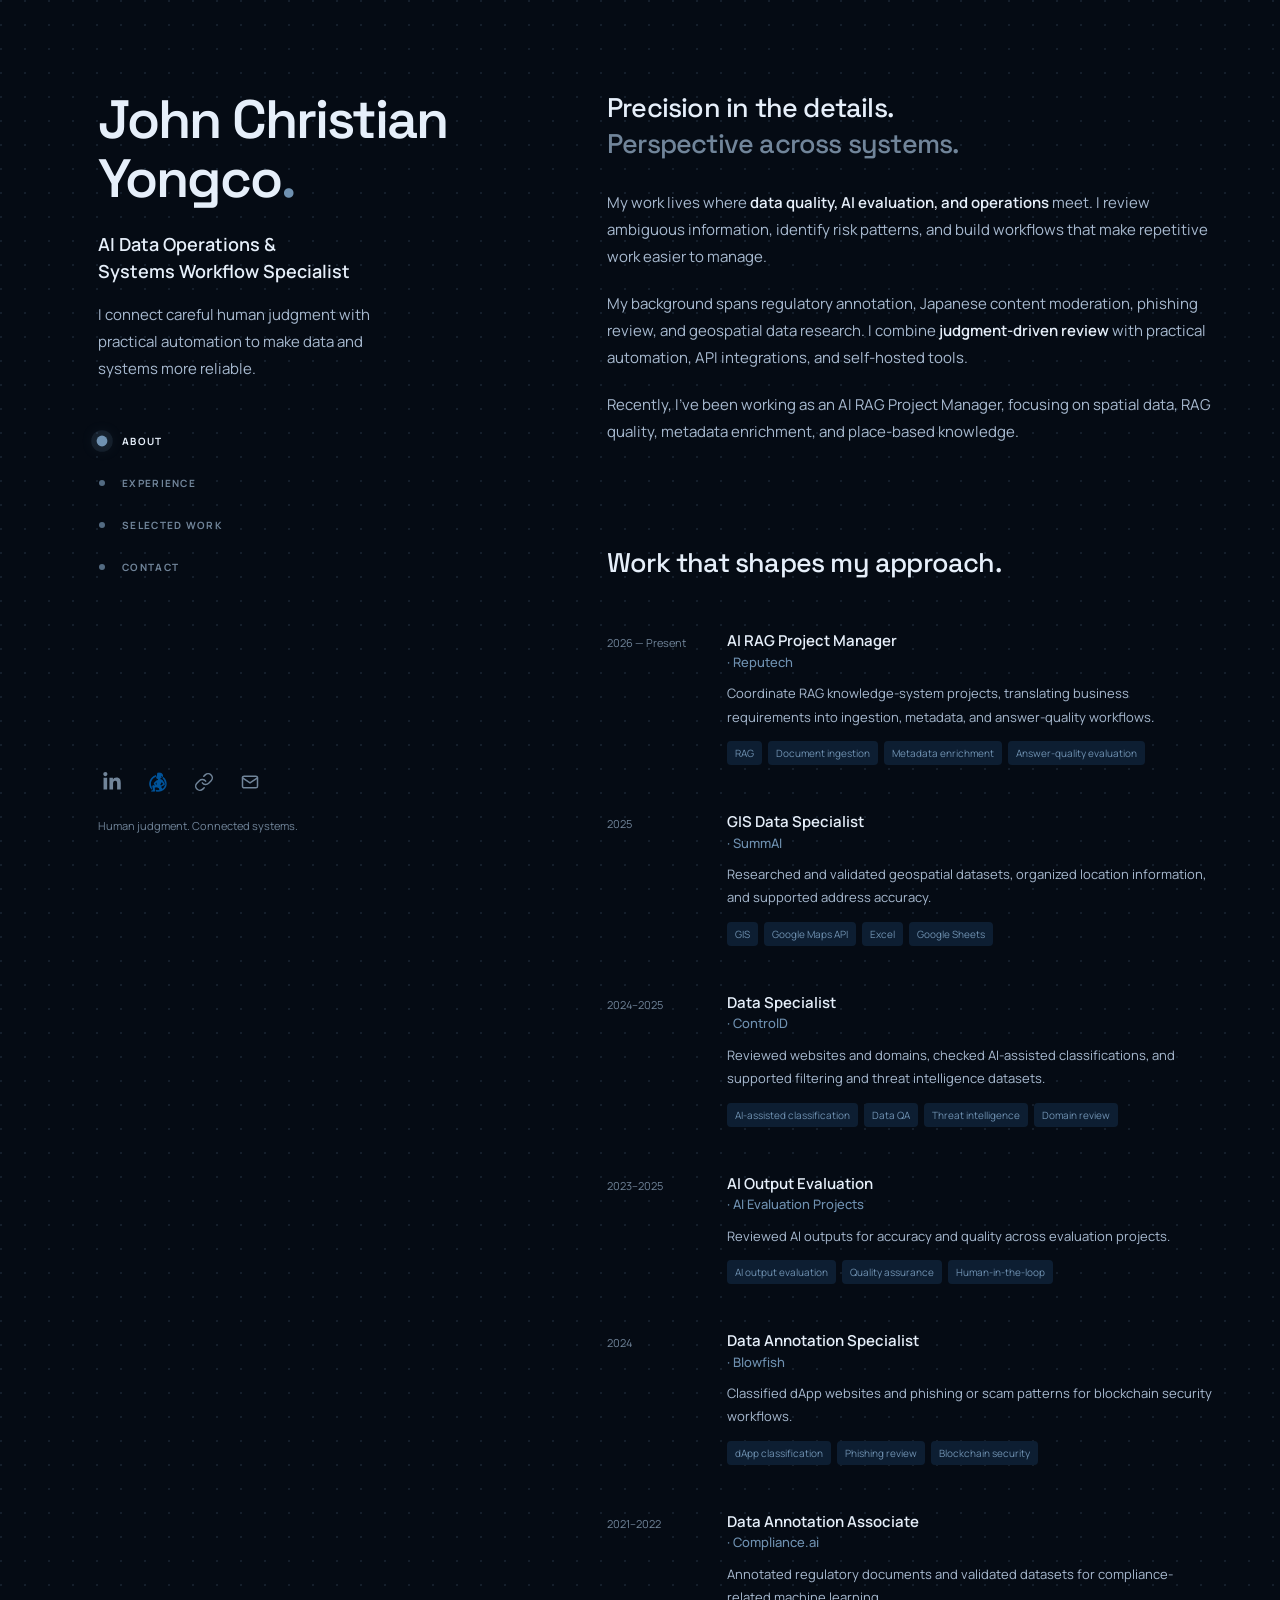
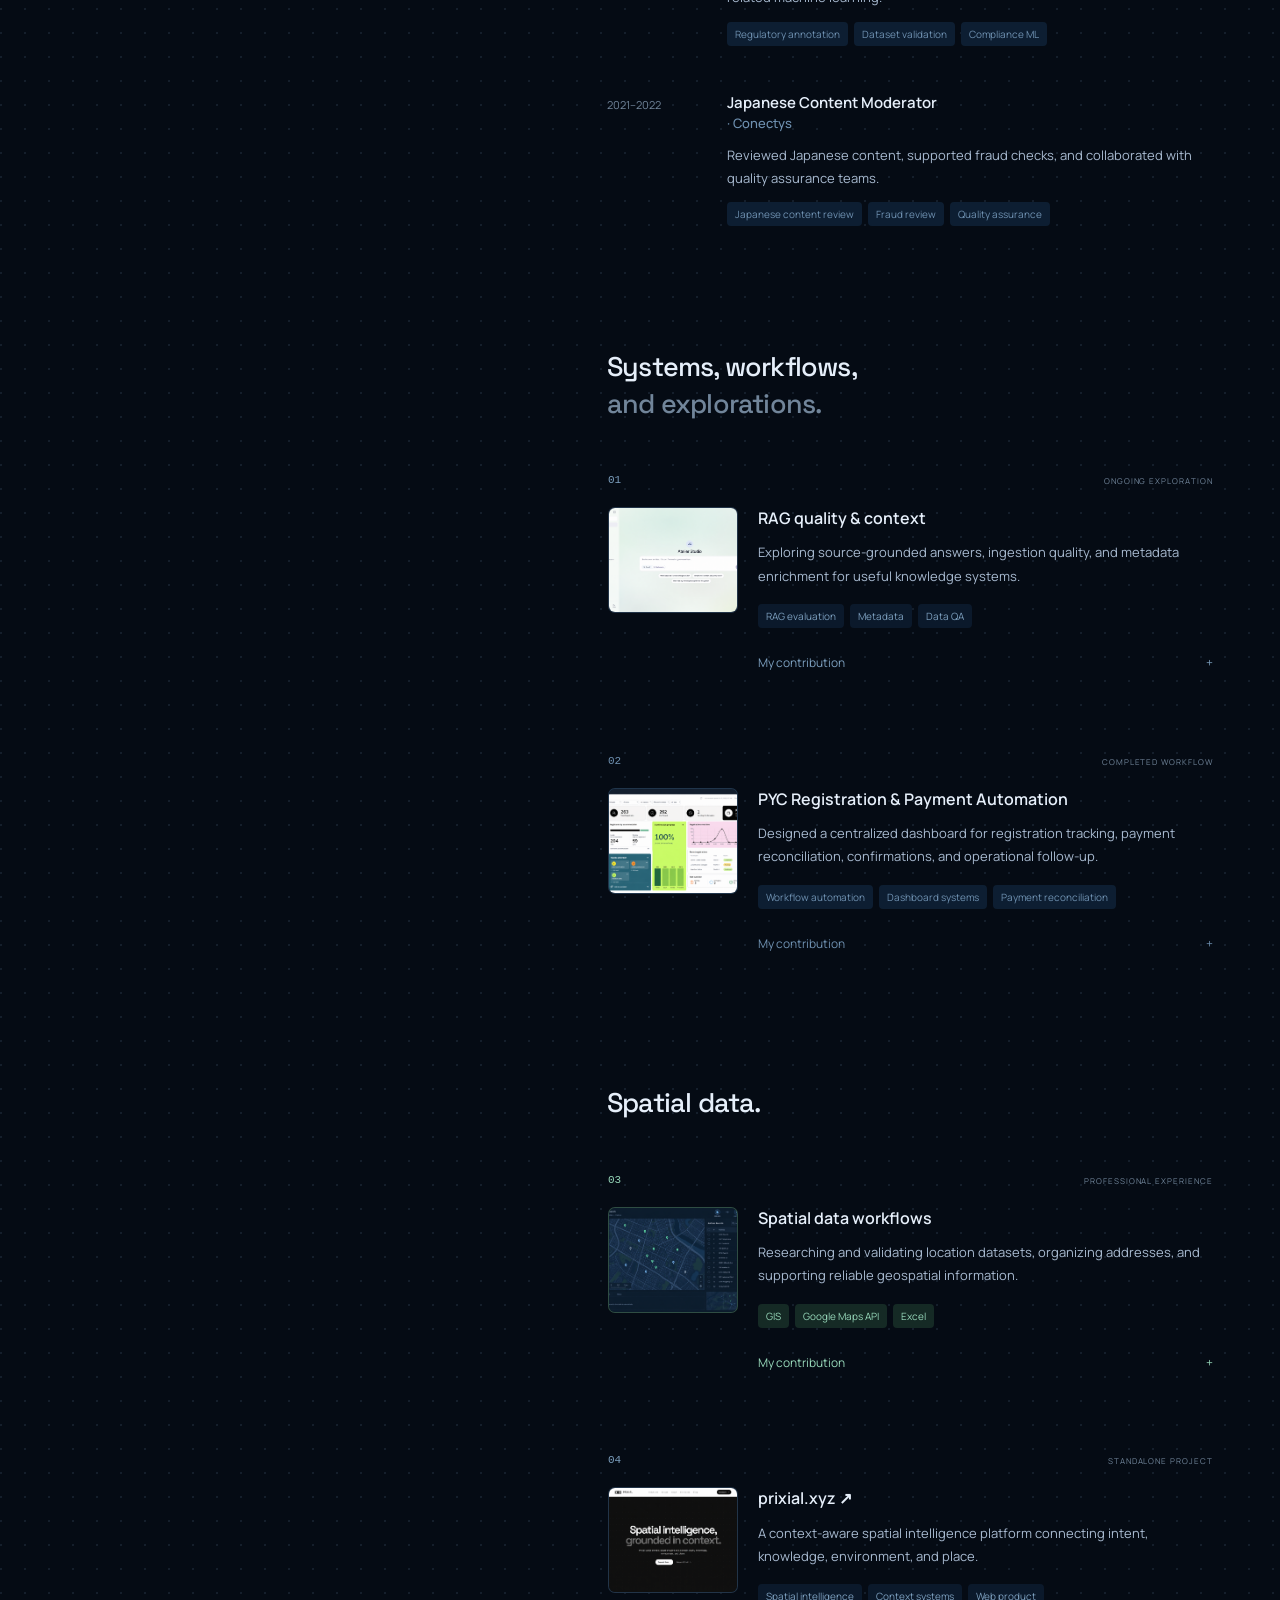
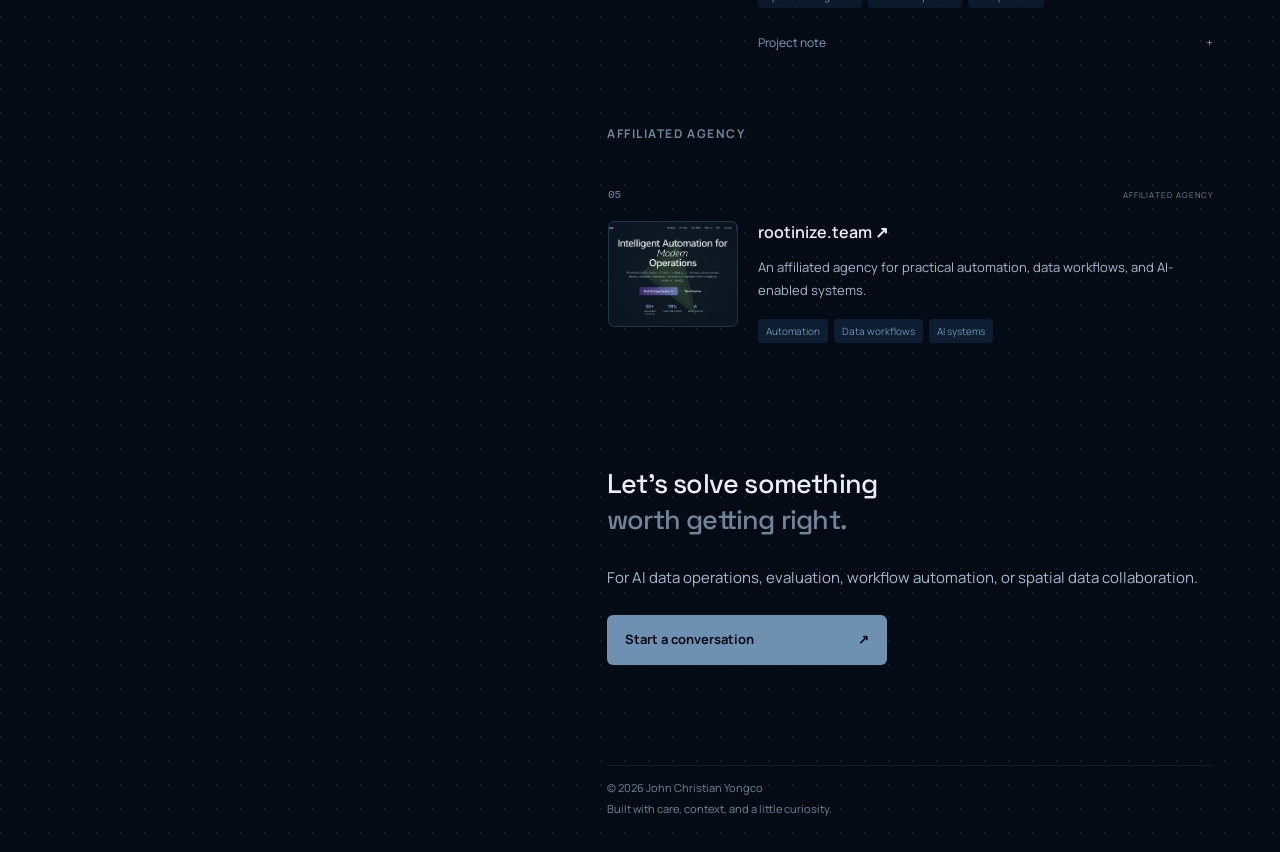
<file: index.html>
<!doctype html><html lang="en"><head><meta charset="utf-8"><meta name="viewport" content="width=device-width,initial-scale=1"><title>John Christian Yongco | AI Data Operations & Automation</title><meta name="description" content="John Christian Yongco: AI data operations, workflow automation, human-in-the-loop evaluation, and spatial data research. Based in Cebu, Philippines."><meta name="theme-color" content="#050B14"><meta property="og:title" content="John Christian Yongco | Portfolio"><meta property="og:description" content="Careful judgment. Useful automation. Reliable data."><link rel="preconnect" href="https://fonts.googleapis.com"><link rel="stylesheet" href="https://fonts.googleapis.com/css2?family=Manrope:wght@400;500;600;700&family=Space+Grotesk:wght@400;500;600;700&display=swap"><link rel="icon" href="favicon.svg" type="image/svg+xml"><link rel="stylesheet" href="style.css"></head><body><a class="skip" href="#main">Skip to content</a><div class="ambient" aria-hidden="true"></div><div class="layout"><header class="identity"><div><a href="#about" class="name">John Christian<br>Yongco<span>.</span></a><h1>AI Data Operations &<br>Systems Workflow Specialist</h1><p class="intro">I connect careful human judgment with practical automation to make data and systems more reliable.</p><nav aria-label="Portfolio sections"><a href="#about" class="active"><i></i>About</a><a href="#experience"><i></i>Experience</a><a href="#projects"><i></i>Selected work</a><a href="#contact"><i></i>Contact</a></nav></div><div class="identity-bottom"><div class="social"><a href="https://www.linkedin.com/in/jcyongco/" target="_blank" rel="noopener noreferrer" aria-label="LinkedIn" title="LinkedIn"><svg class="brand-icon linkedin-icon" viewBox="0 0 448 512" aria-hidden="true"><path d="M100.28 448H7.4V148.9h92.88V448zM53.79 108.1C24.09 108.1 0 83.5 0 53.8a53.79 53.79 0 0 1 107.58 0c0 29.7-24.1 54.3-53.79 54.3zM447.9 448h-92.68V302.4c0-34.7-.7-79.2-48.29-79.2-48.29 0-55.69 37.7-55.69 76.7V448h-92.78V148.9h89.08v40.8h1.3c12.4-23.5 42.69-48.3 87.88-48.3 94 0 111.28 61.9 111.28 142.3V448z"/></svg></a><a href="https://v2.onlinejobs.ph/jobseekers/info/706269" target="_blank" rel="noopener noreferrer" aria-label="OnlineJobs.ph profile" title="OnlineJobs.ph"><img class="onlinejobs-logo" src="Images/onlinejobs-logo-exact.png" alt="OnlineJobs.ph logo"></a><a href="https://www.stackinfolio.dev/jcyoncs" target="_blank" rel="noopener noreferrer" aria-label="Stackinfolio" title="Stackinfolio"><svg class="link-icon" viewBox="0 0 24 24" aria-hidden="true" fill="none" stroke="currentColor" stroke-width="1.8" stroke-linecap="round" stroke-linejoin="round"><path d="M10 13a5 5 0 0 0 7.54.54l3-3a5 5 0 0 0-7.07-7.07l-1.72 1.71"/><path d="M14 11a5 5 0 0 0-7.54-.54l-3 3a5 5 0 0 0 7.07 7.07l1.71-1.71"/></svg></a><a href="mailto:johnc.yongco@gmail.com" aria-label="Email" title="Email"><svg class="contact-icon" viewBox="0 0 24 24" aria-hidden="true" fill="none" stroke="currentColor" stroke-width="1.8" stroke-linecap="round" stroke-linejoin="round"><path d="M3 7a2 2 0 0 1 2-2h14a2 2 0 0 1 2 2v10a2 2 0 0 1-2 2H5a2 2 0 0 1-2-2V7Z"/><path d="m3 7 9 6 9-6"/></svg></a></div><p>Human judgment. Connected systems.</p></div></header><main id="main"><section id="about"><h2>Precision in the details.<br><span>Perspective across systems.</span></h2><p>My work lives where <strong>data quality, AI evaluation, and operations</strong> meet. I review ambiguous information, identify risk patterns, and build workflows that make repetitive work easier to manage.</p><p>My background spans regulatory annotation, Japanese content moderation, phishing review, and geospatial data research. I combine <strong>judgment-driven review</strong> with practical automation, API integrations, and self-hosted tools.</p><p>Recently, I’ve been working as an AI RAG Project Manager, focusing on spatial data, RAG quality, metadata enrichment, and place-based knowledge.</p></section><section class="section" id="experience"><h2>Work that shapes my approach.</h2><article class="experience-row"><span class="date">2026 — Present</span><div><h3>AI RAG Project Manager <span>· Reputech</span></h3><p>Coordinate RAG knowledge-system projects, translating business requirements into ingestion, metadata, and answer-quality workflows.</p><div class="experience-tags"><span>RAG</span><span>Document ingestion</span><span>Metadata enrichment</span><span>Answer-quality evaluation</span></div></div></article><article class="experience-row"><span class="date">2025</span><div><h3>GIS Data Specialist <span>· SummAI</span></h3><p>Researched and validated geospatial datasets, organized location information, and supported address accuracy.</p><div class="experience-tags"><span>GIS</span><span>Google Maps API</span><span>Excel</span><span>Google Sheets</span></div></div></article><article class="experience-row"><span class="date">2024–2025</span><div><h3>Data Specialist <span>· ControlD</span></h3><p>Reviewed websites and domains, checked AI-assisted classifications, and supported filtering and threat intelligence datasets.</p><div class="experience-tags"><span>AI-assisted classification</span><span>Data QA</span><span>Threat intelligence</span><span>Domain review</span></div></div></article><article class="experience-row"><span class="date">2023–2025</span><div><h3>AI Output Evaluation <span>· AI Evaluation Projects</span></h3><p>Reviewed AI outputs for accuracy and quality across evaluation projects.</p><div class="experience-tags"><span>AI output evaluation</span><span>Quality assurance</span><span>Human-in-the-loop</span></div></div></article><article class="experience-row"><span class="date">2024</span><div><h3>Data Annotation Specialist <span>· Blowfish</span></h3><p>Classified dApp websites and phishing or scam patterns for blockchain security workflows.</p><div class="experience-tags"><span>dApp classification</span><span>Phishing review</span><span>Blockchain security</span></div></div></article><article class="experience-row"><span class="date">2021–2022</span><div><h3>Data Annotation Associate <span>· Compliance.ai</span></h3><p>Annotated regulatory documents and validated datasets for compliance-related machine learning.</p><div class="experience-tags"><span>Regulatory annotation</span><span>Dataset validation</span><span>Compliance ML</span></div></div></article><article class="experience-row"><span class="date">2021–2022</span><div><h3>Japanese Content Moderator <span>· Conectys</span></h3><p>Reviewed Japanese content, supported fraud checks, and collaborated with quality assurance teams.</p><div class="experience-tags"><span>Japanese content review</span><span>Fraud review</span><span>Quality assurance</span></div></div></article></section><section id="projects"><h2>Systems, workflows,<br><span>and explorations.</span></h2><article class="project ink"><div class="project-top"><span class="project-number">01</span><span class="status">ONGOING EXPLORATION</span></div><div class="project-body"><div class="thumbnail image-thumbnail"><img src="Images/rag-quality-cover.png" alt="JC Personal RAG chat interface"></div><div><h3>RAG quality & context</h3><p>Exploring source-grounded answers, ingestion quality, and metadata enrichment for useful knowledge systems.</p><div class="project-tags"><span>RAG evaluation</span><span>Metadata</span><span>Data QA</span></div><details><summary>My contribution <span>+</span></summary><p>Working on evaluation criteria and understanding how ingestion and metadata affect answer quality. This is an exploration rather than a finished product.</p></details></div></div></article><article class="project sky"><div class="project-top"><span class="project-number">02</span><span class="status">COMPLETED WORKFLOW</span></div><div class="project-body"><div class="thumbnail image-thumbnail"><img src="Images/pyc-dashboard-cover.png" alt="PYC registration and payment dashboard"></div><div><h3>PYC Registration &amp; Payment Automation</h3><p>Designed a centralized dashboard for registration tracking, payment reconciliation, confirmations, and operational follow-up.</p><div class="project-tags"><span>Workflow automation</span><span>Dashboard systems</span><span>Payment reconciliation</span></div><details><summary>My contribution <span>+</span></summary><p>Built and organized a practical operations view for monitoring registrants, confirmations, payments, references, and follow-up tasks.</p></details></div></div></article></section><section class="section" id="spatial-work"><h2>Spatial data.</h2><article class="project forest"><div class="project-top"><span class="project-number">03</span><span class="status">PROFESSIONAL EXPERIENCE</span></div><div class="project-body"><div class="thumbnail image-thumbnail"><img src="Images/spatial-workflows-cover.png" alt="Spatial data workbench with map and address validation records"></div><div><h3>Spatial data workflows</h3><p>Researching and validating location datasets, organizing addresses, and supporting reliable geospatial information.</p><div class="project-tags"><span>GIS</span><span>Google Maps API</span><span>Excel</span></div><details><summary>My contribution <span>+</span></summary><p>Researched and validated mapping data, processed address information, and used spreadsheets and mapping tools to organize datasets.</p></details></div></div></article><article class="project ink"><div class="project-top"><span class="project-number">04</span><span class="status">STANDALONE PROJECT</span></div><div class="project-body"><div class="thumbnail image-thumbnail"><img src="Images/spatial-data-cover.png" alt="Prixial spatial intelligence homepage"></div><div><h3><a class="project-title-link" href="https://prixial.xyz" target="_blank" rel="noopener noreferrer">prixial.xyz ↗</a></h3><p>A context-aware spatial intelligence platform connecting intent, knowledge, environment, and place.</p><div class="project-tags"><span>Spatial intelligence</span><span>Context systems</span><span>Web product</span></div><details><summary>Project note <span>+</span></summary><p>Shown as a standalone spatial data project, separate from the selected work above.</p></details></div></div></article><h3 class="subsection-heading">Affiliated agency</h3><article class="project sky"><div class="project-top"><span class="project-number">05</span><span class="status">AFFILIATED AGENCY</span></div><div class="project-body"><div class="thumbnail image-thumbnail"><img src="Images/rootinize-cover.png" alt="Rootinize intelligent automation website"></div><div><h3><a class="project-title-link" href="https://rootinize.team" target="_blank" rel="noopener noreferrer">rootinize.team ↗</a></h3><p>An affiliated agency for practical automation, data workflows, and AI-enabled systems.</p><div class="project-tags"><span>Automation</span><span>Data workflows</span><span>AI systems</span></div></div></div></article></section><section id="contact"><h2>Let’s solve something<br><span>worth getting right.</span></h2><p>For AI data operations, evaluation, workflow automation, or spatial data collaboration.</p><a class="contact-button" href="mailto:johnc.yongco@gmail.com">Start a conversation <span>↗</span></a></section><footer>© 2026 John Christian Yongco<br><span>Built with care, context, and a little curiosity.</span></footer></main></div><script src="script.js"></script></body></html>
</file>
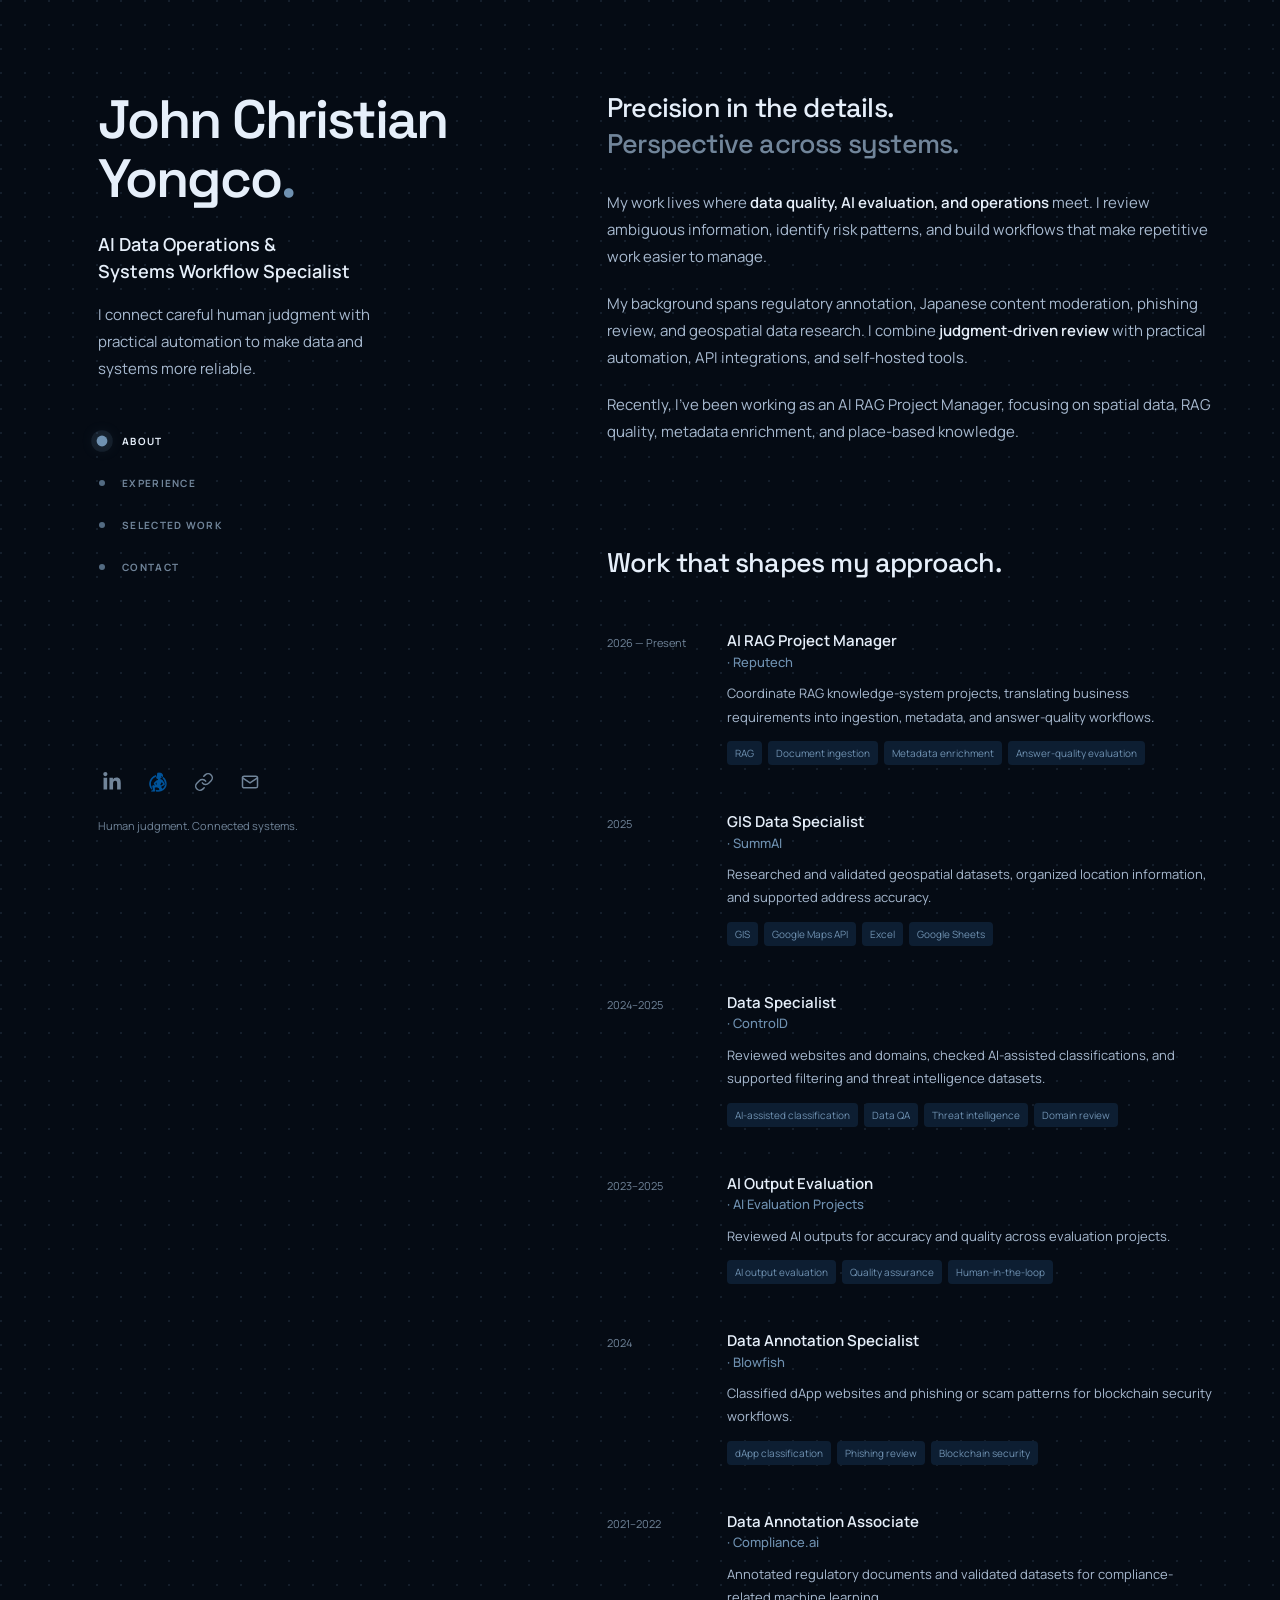
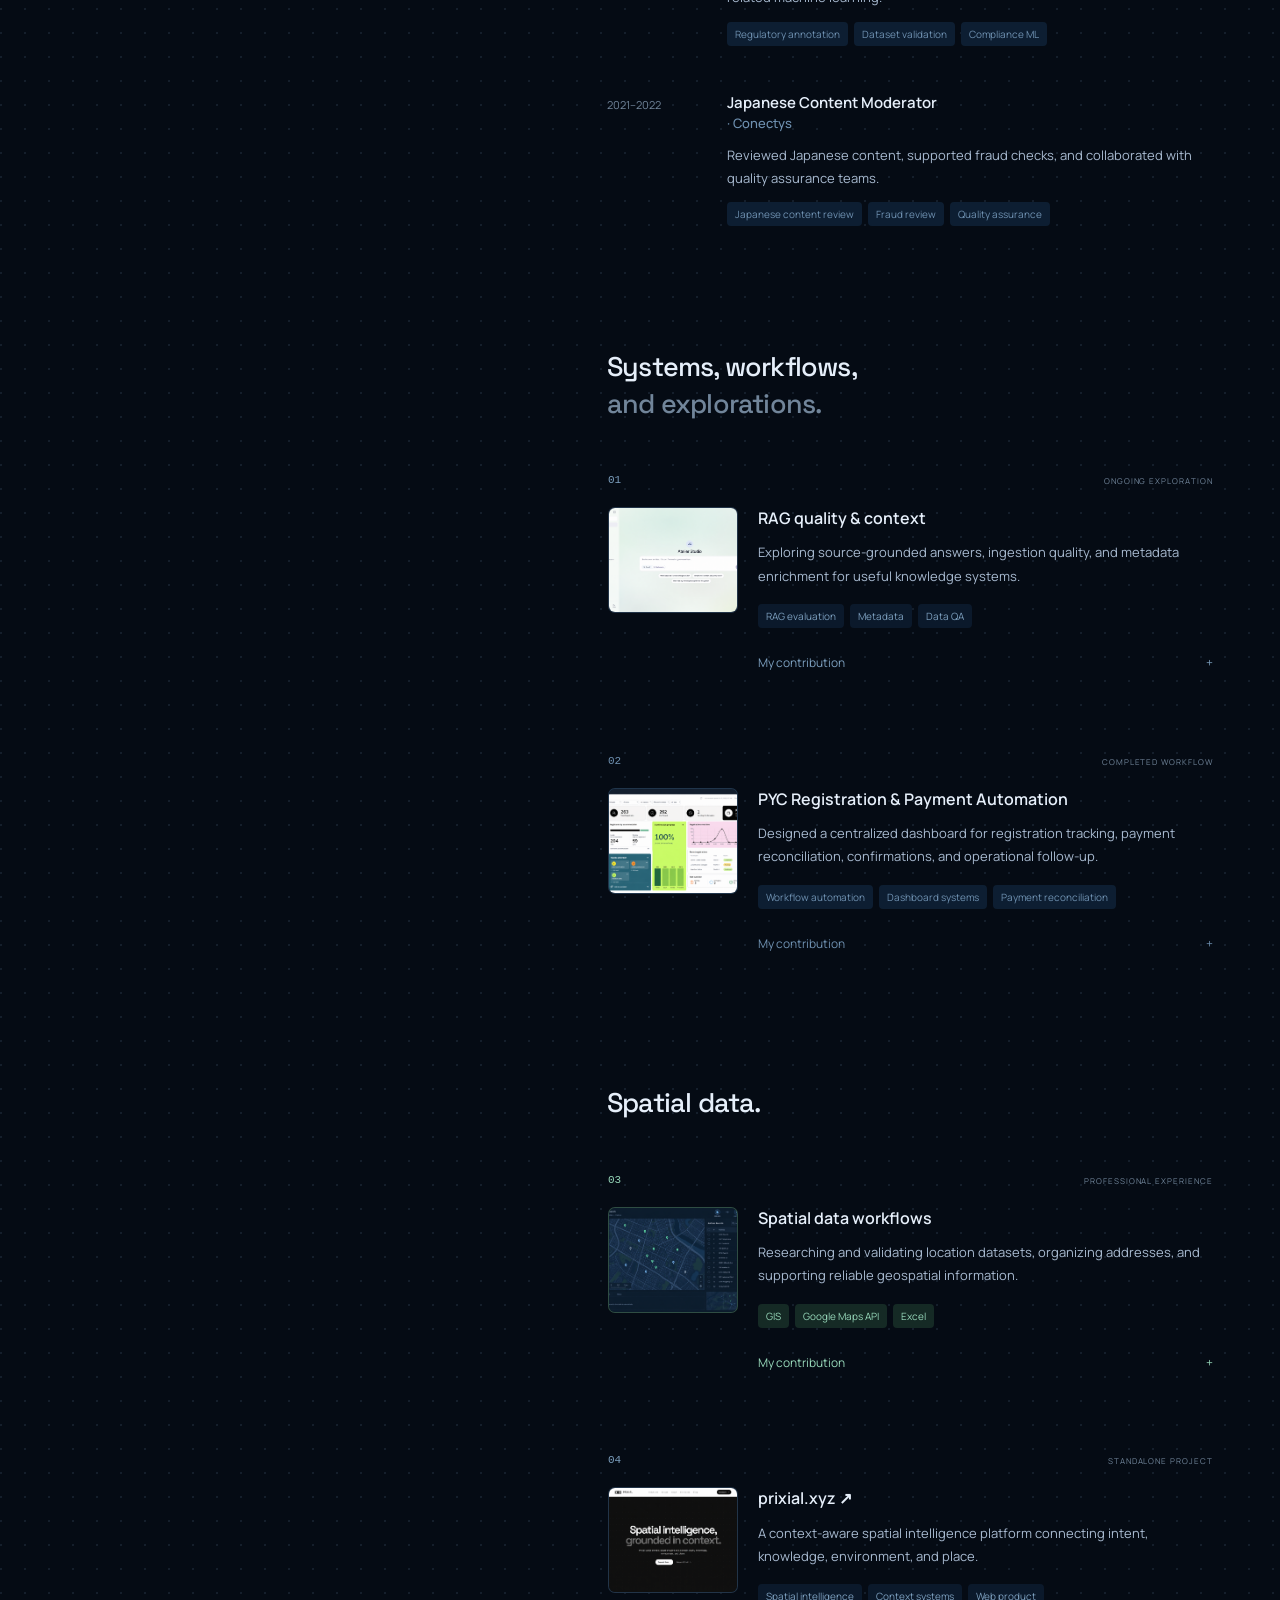
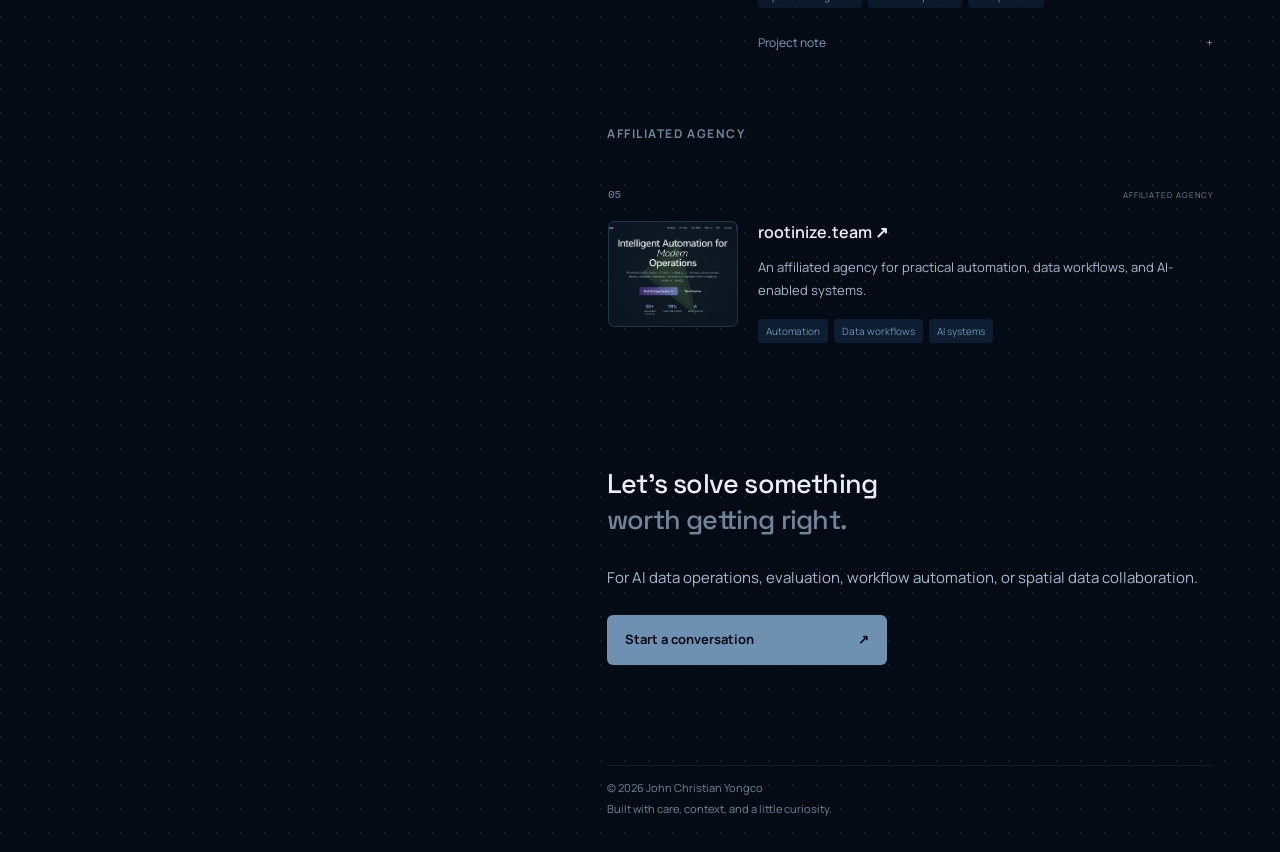
<file: portal-website/index.html>
<!doctype html><html lang="en"><head><meta charset="utf-8"><meta name="viewport" content="width=device-width,initial-scale=1"><title>John Christian Yongco | AI Data Operations & Automation</title><meta name="description" content="John Christian Yongco: AI data operations, workflow automation, human-in-the-loop evaluation, and spatial data research. Based in Cebu, Philippines."><meta name="theme-color" content="#050B14"><meta property="og:title" content="John Christian Yongco | Portfolio"><meta property="og:description" content="Careful judgment. Useful automation. Reliable data."><link rel="preconnect" href="https://fonts.googleapis.com"><link rel="stylesheet" href="https://fonts.googleapis.com/css2?family=Manrope:wght@400;500;600;700&family=Space+Grotesk:wght@400;500;600;700&display=swap"><link rel="icon" href="favicon.svg" type="image/svg+xml"><link rel="stylesheet" href="style.css"></head><body><a class="skip" href="#main">Skip to content</a><div class="ambient" aria-hidden="true"></div><div class="layout"><header class="identity"><div><a href="#about" class="name">John Christian<br>Yongco<span>.</span></a><h1>AI Data Operations &<br>Systems Workflow Specialist</h1><p class="intro">I connect careful human judgment with practical automation to make data and systems more reliable.</p><nav aria-label="Portfolio sections"><a href="#about" class="active"><i></i>About</a><a href="#experience"><i></i>Experience</a><a href="#projects"><i></i>Selected work</a><a href="#contact"><i></i>Contact</a></nav></div><div class="identity-bottom"><div class="social"><a href="https://www.linkedin.com/in/jcyongco/" target="_blank" rel="noopener noreferrer" aria-label="LinkedIn" title="LinkedIn"><svg class="brand-icon linkedin-icon" viewBox="0 0 448 512" aria-hidden="true"><path d="M100.28 448H7.4V148.9h92.88V448zM53.79 108.1C24.09 108.1 0 83.5 0 53.8a53.79 53.79 0 0 1 107.58 0c0 29.7-24.1 54.3-53.79 54.3zM447.9 448h-92.68V302.4c0-34.7-.7-79.2-48.29-79.2-48.29 0-55.69 37.7-55.69 76.7V448h-92.78V148.9h89.08v40.8h1.3c12.4-23.5 42.69-48.3 87.88-48.3 94 0 111.28 61.9 111.28 142.3V448z"/></svg></a><a href="https://v2.onlinejobs.ph/jobseekers/info/706269" target="_blank" rel="noopener noreferrer" aria-label="OnlineJobs.ph profile" title="OnlineJobs.ph"><img class="onlinejobs-logo" src="Images/onlinejobs-logo-exact.png" alt="OnlineJobs.ph logo"></a><a href="https://www.stackinfolio.dev/jcyoncs" target="_blank" rel="noopener noreferrer" aria-label="Stackinfolio" title="Stackinfolio"><svg class="link-icon" viewBox="0 0 24 24" aria-hidden="true" fill="none" stroke="currentColor" stroke-width="1.8" stroke-linecap="round" stroke-linejoin="round"><path d="M10 13a5 5 0 0 0 7.54.54l3-3a5 5 0 0 0-7.07-7.07l-1.72 1.71"/><path d="M14 11a5 5 0 0 0-7.54-.54l-3 3a5 5 0 0 0 7.07 7.07l1.71-1.71"/></svg></a><a href="mailto:johnc.yongco@gmail.com" aria-label="Email" title="Email"><svg class="contact-icon" viewBox="0 0 24 24" aria-hidden="true" fill="none" stroke="currentColor" stroke-width="1.8" stroke-linecap="round" stroke-linejoin="round"><path d="M3 7a2 2 0 0 1 2-2h14a2 2 0 0 1 2 2v10a2 2 0 0 1-2 2H5a2 2 0 0 1-2-2V7Z"/><path d="m3 7 9 6 9-6"/></svg></a></div><p>Human judgment. Connected systems.</p></div></header><main id="main"><section id="about"><h2>Precision in the details.<br><span>Perspective across systems.</span></h2><p>My work lives where <strong>data quality, AI evaluation, and operations</strong> meet. I review ambiguous information, identify risk patterns, and build workflows that make repetitive work easier to manage.</p><p>My background spans regulatory annotation, Japanese content moderation, phishing review, and geospatial data research. I combine <strong>judgment-driven review</strong> with practical automation, API integrations, and self-hosted tools.</p><p>Recently, I’ve been working as an AI RAG Project Manager, focusing on spatial data, RAG quality, metadata enrichment, and place-based knowledge.</p></section><section class="section" id="experience"><h2>Work that shapes my approach.</h2><article class="experience-row"><span class="date">2026 — Present</span><div><h3>AI RAG Project Manager <span>· Reputech</span></h3><p>Coordinate RAG knowledge-system projects, translating business requirements into ingestion, metadata, and answer-quality workflows.</p><div class="experience-tags"><span>RAG</span><span>Document ingestion</span><span>Metadata enrichment</span><span>Answer-quality evaluation</span></div></div></article><article class="experience-row"><span class="date">2025</span><div><h3>GIS Data Specialist <span>· SummAI</span></h3><p>Researched and validated geospatial datasets, organized location information, and supported address accuracy.</p><div class="experience-tags"><span>GIS</span><span>Google Maps API</span><span>Excel</span><span>Google Sheets</span></div></div></article><article class="experience-row"><span class="date">2024–2025</span><div><h3>Data Specialist <span>· ControlD</span></h3><p>Reviewed websites and domains, checked AI-assisted classifications, and supported filtering and threat intelligence datasets.</p><div class="experience-tags"><span>AI-assisted classification</span><span>Data QA</span><span>Threat intelligence</span><span>Domain review</span></div></div></article><article class="experience-row"><span class="date">2023–2025</span><div><h3>AI Output Evaluation <span>· AI Evaluation Projects</span></h3><p>Reviewed AI outputs for accuracy and quality across evaluation projects.</p><div class="experience-tags"><span>AI output evaluation</span><span>Quality assurance</span><span>Human-in-the-loop</span></div></div></article><article class="experience-row"><span class="date">2024</span><div><h3>Data Annotation Specialist <span>· Blowfish</span></h3><p>Classified dApp websites and phishing or scam patterns for blockchain security workflows.</p><div class="experience-tags"><span>dApp classification</span><span>Phishing review</span><span>Blockchain security</span></div></div></article><article class="experience-row"><span class="date">2021–2022</span><div><h3>Data Annotation Associate <span>· Compliance.ai</span></h3><p>Annotated regulatory documents and validated datasets for compliance-related machine learning.</p><div class="experience-tags"><span>Regulatory annotation</span><span>Dataset validation</span><span>Compliance ML</span></div></div></article><article class="experience-row"><span class="date">2021–2022</span><div><h3>Japanese Content Moderator <span>· Conectys</span></h3><p>Reviewed Japanese content, supported fraud checks, and collaborated with quality assurance teams.</p><div class="experience-tags"><span>Japanese content review</span><span>Fraud review</span><span>Quality assurance</span></div></div></article></section><section id="projects"><h2>Systems, workflows,<br><span>and explorations.</span></h2><article class="project ink"><div class="project-top"><span class="project-number">01</span><span class="status">ONGOING EXPLORATION</span></div><div class="project-body"><div class="thumbnail image-thumbnail"><img src="../Images/rag-quality-cover.png" alt="JC Personal RAG chat interface"></div><div><h3>RAG quality & context</h3><p>Exploring source-grounded answers, ingestion quality, and metadata enrichment for useful knowledge systems.</p><div class="project-tags"><span>RAG evaluation</span><span>Metadata</span><span>Data QA</span></div><details><summary>My contribution <span>+</span></summary><p>Working on evaluation criteria and understanding how ingestion and metadata affect answer quality. This is an exploration rather than a finished product.</p></details></div></div></article><article class="project sky"><div class="project-top"><span class="project-number">02</span><span class="status">COMPLETED WORKFLOW</span></div><div class="project-body"><div class="thumbnail image-thumbnail"><img src="../Images/pyc-dashboard-cover.png" alt="PYC registration and payment dashboard"></div><div><h3>PYC Registration &amp; Payment Automation</h3><p>Designed a centralized dashboard for registration tracking, payment reconciliation, confirmations, and operational follow-up.</p><div class="project-tags"><span>Workflow automation</span><span>Dashboard systems</span><span>Payment reconciliation</span></div><details><summary>My contribution <span>+</span></summary><p>Built and organized a practical operations view for monitoring registrants, confirmations, payments, references, and follow-up tasks.</p></details></div></div></article></section><section class="section" id="spatial-work"><h2>Spatial data.</h2><article class="project forest"><div class="project-top"><span class="project-number">03</span><span class="status">PROFESSIONAL EXPERIENCE</span></div><div class="project-body"><div class="thumbnail image-thumbnail"><img src="../Images/spatial-workflows-cover.png" alt="Spatial data workbench with map and address validation records"></div><div><h3>Spatial data workflows</h3><p>Researching and validating location datasets, organizing addresses, and supporting reliable geospatial information.</p><div class="project-tags"><span>GIS</span><span>Google Maps API</span><span>Excel</span></div><details><summary>My contribution <span>+</span></summary><p>Researched and validated mapping data, processed address information, and used spreadsheets and mapping tools to organize datasets.</p></details></div></div></article><article class="project ink"><div class="project-top"><span class="project-number">04</span><span class="status">STANDALONE PROJECT</span></div><div class="project-body"><div class="thumbnail image-thumbnail"><img src="../Images/spatial-data-cover.png" alt="Prixial spatial intelligence homepage"></div><div><h3><a class="project-title-link" href="https://prixial.xyz" target="_blank" rel="noopener noreferrer">prixial.xyz ↗</a></h3><p>A context-aware spatial intelligence platform connecting intent, knowledge, environment, and place.</p><div class="project-tags"><span>Spatial intelligence</span><span>Context systems</span><span>Web product</span></div><details><summary>Project note <span>+</span></summary><p>Shown as a standalone spatial data project, separate from the selected work above.</p></details></div></div></article><h3 class="subsection-heading">Affiliated agency</h3><article class="project sky"><div class="project-top"><span class="project-number">05</span><span class="status">AFFILIATED AGENCY</span></div><div class="project-body"><div class="thumbnail image-thumbnail"><img src="Images/rootinize-cover.png" alt="Rootinize intelligent automation website"></div><div><h3><a class="project-title-link" href="https://rootinize.team" target="_blank" rel="noopener noreferrer">rootinize.team ↗</a></h3><p>An affiliated agency for practical automation, data workflows, and AI-enabled systems.</p><div class="project-tags"><span>Automation</span><span>Data workflows</span><span>AI systems</span></div></div></div></article></section><section id="contact"><h2>Let’s solve something<br><span>worth getting right.</span></h2><p>For AI data operations, evaluation, workflow automation, or spatial data collaboration.</p><a class="contact-button" href="mailto:johnc.yongco@gmail.com">Start a conversation <span>↗</span></a></section><footer>© 2026 John Christian Yongco<br><span>Built with care, context, and a little curiosity.</span></footer></main></div><script src="main.js"></script></body></html>
</file>
<file: style.css>
:root{color-scheme:dark;--bg:#050b14;--text:#e6effa;--secondary:#a8bad0;--muted:#71859a;--primary:#6f91b1;--mint:#97d8ba;--sky:#6f91b1;--blue:#7c9fbe;--line:#26394f}*{box-sizing:border-box}html{scroll-behavior:smooth;scroll-padding-top:80px}body{margin:0;background-color:var(--bg);background-image:radial-gradient(circle at 1px 1px,#6f91b126 1px,transparent 1px);background-size:24px 24px;background-position:var(--grid-x,0px) var(--grid-y,0px);transition:background-position .2s ease;color:var(--secondary);font-family:Manrope,Arial,sans-serif;font-size:15px;line-height:1.8}a{color:var(--text);text-decoration:none}a:focus-visible,summary:focus-visible{outline:2px solid #afc8de;outline-offset:6px}::selection{background:#21395a;color:white}.ambient{display:none}.layout{max-width:1180px;margin:auto;display:grid;grid-template-columns:44% 56%;padding:0 48px;gap:32px}.identity{height:100vh;position:sticky;top:0;padding:90px 0 44px;display:flex;flex-direction:column;justify-content:space-between}.name{display:block;font-family:'Space Grotesk',Arial,sans-serif;font-size:clamp(38px,4.3vw,54px);font-weight:600;line-height:1.1;letter-spacing:-2px}.name span{color:var(--primary)}h1{font-size:18px;line-height:1.5;color:var(--text);font-weight:600;margin:22px 0 16px}.intro{max-width:320px;font-size:15px;line-height:1.8}nav{margin-top:44px;display:flex;flex-direction:column;gap:12px}nav a{display:flex;align-items:center;gap:16px;text-transform:uppercase;font-size:10px;letter-spacing:.13em;color:var(--muted);font-weight:700;width:fit-content;min-height:30px}nav i{width:8px;height:8px;background:#536b82;border-radius:50%;transform:scale(.75);transition:transform .3s ease,background .3s ease,box-shadow .3s ease}nav a:hover,nav a.active{color:var(--text)}nav a:hover i,nav a.active i{transform:scale(1.35);background:var(--primary);box-shadow:0 0 0 4px #6f91b11f,0 0 12px #6f91b14d}.social{display:flex;gap:18px;align-items:center}.social a{display:inline-flex;align-items:center;justify-content:center;width:28px;height:28px;color:var(--muted);transition:color .24s,transform .24s}.social a:hover,.social a:focus-visible{color:var(--primary);transform:translateY(-2px)}.social svg{width:20px;height:20px}.social .brand-icon{fill:currentColor}.social .contact-icon,.social .link-icon,.social .profile-icon,.social .onlinejobs-icon{fill:none}.social .stackinfolio-icon{overflow:visible}.social .onlinejobs-logo{display:block;width:20px;height:20px;object-fit:contain;vertical-align:middle}.identity-bottom p{font-size:11px;color:var(--muted);margin-top:20px}main{padding:90px 0 32px;min-width:0}section{margin-bottom:100px;scroll-margin-top:60px}h2{font-family:'Space Grotesk',Arial,sans-serif;color:var(--text);font-size:27px;line-height:1.35;font-weight:500;letter-spacing:-.8px;margin:0 0 26px}h2 span{color:var(--muted)}p{margin:0 0 20px}strong{color:var(--text);font-weight:600}#about a{color:var(--primary)}.focus-line{display:flex;gap:18px;flex-wrap:wrap;padding-top:14px;font-size:9px;letter-spacing:.1em}.focus-line span:nth-child(1){color:var(--mint)}.focus-line span:nth-child(2){color:var(--sky)}.focus-line span:nth-child(3){color:var(--primary)}.experience-row{display:grid;grid-template-columns:100px 1fr;gap:20px;padding:23px 16px;margin:0 -16px;border-radius:10px;transition:background .24s}.experience-row:hover{background:#0d1e3270}.date{font-size:11px;color:var(--muted);padding-top:3px}.experience-row h3{font-size:15px;color:var(--text);line-height:1.5;font-weight:600;margin:0 0 10px}.experience-row h3 span{display:block;color:var(--primary);font-weight:500;font-size:13px}.experience-row p{font-size:13px;line-height:1.8;margin:0}.experience-tags{display:flex;flex-wrap:wrap;gap:6px;margin-top:12px}.experience-tags span{font-size:10px;padding:3px 8px;color:var(--primary);background:#0d1e32;border-radius:4px}.project{--accent:var(--primary);--panel:#0b192b;padding:22px;margin:0 -22px 24px;border:1px solid transparent;border-radius:12px;transition:background .24s,border-color .24s,transform .24s}.project.sky{--accent:var(--sky);--panel:#0d1e32}.project.forest{--accent:var(--mint);--panel:#152a25}.project.ink{--accent:var(--blue);--panel:#0b192b}.project:hover,.project:focus-within{background:color-mix(in srgb,var(--panel) 70%,transparent);border-color:color-mix(in srgb,var(--accent) 18%,transparent);transform:translateY(-3px)}.project-top{display:flex;justify-content:space-between;align-items:center;margin-bottom:16px}.project-number{font-family:monospace;font-size:11px;color:var(--accent)}.status{font-size:8px;letter-spacing:.12em;color:var(--muted)}.project-body{display:grid;grid-template-columns:130px 1fr;gap:20px}.thumbnail{height:106px;border-radius:7px;background:var(--panel);border:1px solid color-mix(in srgb,var(--accent) 20%,transparent);padding:12px 9px;color:var(--accent);display:flex;flex-direction:column;justify-content:space-between}.thumbnail>span{font-size:8px;letter-spacing:.12em}.thumbnail small{font-size:7px}.image-thumbnail{padding:0;overflow:hidden}.image-thumbnail img{display:block;width:100%;height:100%;object-fit:cover}.diagram{display:flex;align-items:center;justify-content:center;gap:7px}.diagram i{width:19px;height:19px;border:1px solid var(--accent);border-radius:4px;transform:rotate(-12deg)}.diagram b{font-weight:400;font-size:10px}.project h3{font-size:16px;font-weight:600;line-height:1.4;color:var(--text);margin:0 0 12px}.project-title-link{color:inherit}.project-title-link:hover{color:var(--primary)}.subsection-heading{font-size:12px;text-transform:uppercase;letter-spacing:.13em;color:var(--muted);font-weight:700;margin:38px 0 18px}.project p{font-size:13px;margin-bottom:16px}.project-tags,.tags{display:flex;flex-wrap:wrap;gap:6px}.project-tags span{font-size:10px;padding:3px 8px;color:var(--accent);background:var(--panel);border-radius:4px}details{font-size:12px;margin-top:16px}summary{cursor:pointer;list-style:none;color:var(--accent);display:flex;justify-content:space-between;gap:12px;padding:8px 0}summary::-webkit-details-marker{display:none}details[open] summary span{transform:rotate(45deg)}details p{margin-top:10px}.stack-grid{display:grid;gap:22px}.stack h3{font-size:13px;color:var(--text);font-weight:600;margin:0 0 10px}.tags span{font-size:10px;padding:4px 9px;background:#0b192b;color:var(--blue);border-radius:4px}.stack:nth-child(3n+1) .tags span{background:#0d1e32;color:var(--sky)}.stack:nth-child(3n+2) .tags span{background:#152a25;color:var(--mint)}.section-note{font-size:13px;margin-bottom:28px}.contact-button{display:flex;justify-content:space-between;background:var(--primary);color:#050b14;padding:13px 18px;border-radius:6px;max-width:280px;font-size:13px;font-weight:700;margin:24px 0 12px}.contact-button:hover{background:#bcd8f2}.email{font-size:12px;color:var(--muted)}footer{font-size:11px;color:var(--muted);line-height:1.9;padding-top:12px;border-top:1px solid #26394f70}.skip{position:fixed;top:-60px;left:20px;padding:12px;background:var(--primary);color:#050b14;z-index:10}.skip:focus{top:16px}@media(min-width:1400px){.layout{gap:64px}}@media(max-width:900px){.layout{display:block;padding:0 28px;max-width:720px}.identity{height:auto;position:relative;padding:64px 0 48px}.name{font-size:48px}nav{flex-direction:row;flex-wrap:wrap;gap:16px;margin:28px 0}nav i{display:none}.identity-bottom{margin-top:24px}.identity-bottom p{display:none}.intro{max-width:460px}main{padding:20px 0 32px}section{margin-bottom:72px}.project{margin-left:-12px;margin-right:-12px;padding:18px 12px}}@media(max-width:480px){.layout{padding:0 22px}.name{font-size:40px}.project-body{grid-template-columns:1fr}.thumbnail{width:150px;height:100px}.experience-row{grid-template-columns:1fr;gap:8px;padding:20px 12px;margin:0 -12px}h2{font-size:25px}.status{font-size:8px}nav a{min-height:44px}.social a{min-height:44px;width:44px;height:44px}}@media(prefers-reduced-motion:reduce){html{scroll-behavior:auto}*,*::before,*::after{transition:none!important;animation:none!important}.project:hover{transform:none}.ambient{background:none}}
</file>
<file: portal-website/style.css>
:root{color-scheme:dark;--bg:#050b14;--text:#e6effa;--secondary:#a8bad0;--muted:#71859a;--primary:#6f91b1;--mint:#97d8ba;--sky:#6f91b1;--blue:#7c9fbe;--line:#26394f}*{box-sizing:border-box}html{scroll-behavior:smooth;scroll-padding-top:80px}body{margin:0;background-color:var(--bg);background-image:radial-gradient(circle at 1px 1px,#6f91b126 1px,transparent 1px);background-size:24px 24px;background-position:var(--grid-x,0px) var(--grid-y,0px);transition:background-position .2s ease;color:var(--secondary);font-family:Manrope,Arial,sans-serif;font-size:15px;line-height:1.8}a{color:var(--text);text-decoration:none}a:focus-visible,summary:focus-visible{outline:2px solid #afc8de;outline-offset:6px}::selection{background:#21395a;color:white}.ambient{display:none}.layout{max-width:1180px;margin:auto;display:grid;grid-template-columns:44% 56%;padding:0 48px;gap:32px}.identity{height:100vh;position:sticky;top:0;padding:90px 0 44px;display:flex;flex-direction:column;justify-content:space-between}.name{display:block;font-family:'Space Grotesk',Arial,sans-serif;font-size:clamp(38px,4.3vw,54px);font-weight:600;line-height:1.1;letter-spacing:-2px}.name span{color:var(--primary)}h1{font-size:18px;line-height:1.5;color:var(--text);font-weight:600;margin:22px 0 16px}.intro{max-width:320px;font-size:15px;line-height:1.8}nav{margin-top:44px;display:flex;flex-direction:column;gap:12px}nav a{display:flex;align-items:center;gap:16px;text-transform:uppercase;font-size:10px;letter-spacing:.13em;color:var(--muted);font-weight:700;width:fit-content;min-height:30px}nav i{width:8px;height:8px;background:#536b82;border-radius:50%;transform:scale(.75);transition:transform .3s ease,background .3s ease,box-shadow .3s ease}nav a:hover,nav a.active{color:var(--text)}nav a:hover i,nav a.active i{transform:scale(1.35);background:var(--primary);box-shadow:0 0 0 4px #6f91b11f,0 0 12px #6f91b14d}.social{display:flex;gap:18px;align-items:center}.social a{display:inline-flex;align-items:center;justify-content:center;width:28px;height:28px;color:var(--muted);transition:color .24s,transform .24s}.social a:hover,.social a:focus-visible{color:var(--primary);transform:translateY(-2px)}.social svg{width:20px;height:20px}.social .brand-icon{fill:currentColor}.social .contact-icon,.social .link-icon,.social .profile-icon,.social .onlinejobs-icon{fill:none}.social .stackinfolio-icon{overflow:visible}.social .onlinejobs-logo{display:block;width:20px;height:20px;object-fit:contain;vertical-align:middle}.identity-bottom p{font-size:11px;color:var(--muted);margin-top:20px}main{padding:90px 0 32px;min-width:0}section{margin-bottom:100px;scroll-margin-top:60px}h2{font-family:'Space Grotesk',Arial,sans-serif;color:var(--text);font-size:27px;line-height:1.35;font-weight:500;letter-spacing:-.8px;margin:0 0 26px}h2 span{color:var(--muted)}p{margin:0 0 20px}strong{color:var(--text);font-weight:600}#about a{color:var(--primary)}.focus-line{display:flex;gap:18px;flex-wrap:wrap;padding-top:14px;font-size:9px;letter-spacing:.1em}.focus-line span:nth-child(1){color:var(--mint)}.focus-line span:nth-child(2){color:var(--sky)}.focus-line span:nth-child(3){color:var(--primary)}.experience-row{display:grid;grid-template-columns:100px 1fr;gap:20px;padding:23px 16px;margin:0 -16px;border-radius:10px;transition:background .24s}.experience-row:hover{background:#0d1e3270}.date{font-size:11px;color:var(--muted);padding-top:3px}.experience-row h3{font-size:15px;color:var(--text);line-height:1.5;font-weight:600;margin:0 0 10px}.experience-row h3 span{display:block;color:var(--primary);font-weight:500;font-size:13px}.experience-row p{font-size:13px;line-height:1.8;margin:0}.experience-tags{display:flex;flex-wrap:wrap;gap:6px;margin-top:12px}.experience-tags span{font-size:10px;padding:3px 8px;color:var(--primary);background:#0d1e32;border-radius:4px}.project{--accent:var(--primary);--panel:#0b192b;padding:22px;margin:0 -22px 24px;border:1px solid transparent;border-radius:12px;transition:background .24s,border-color .24s,transform .24s}.project.sky{--accent:var(--sky);--panel:#0d1e32}.project.forest{--accent:var(--mint);--panel:#152a25}.project.ink{--accent:var(--blue);--panel:#0b192b}.project:hover,.project:focus-within{background:color-mix(in srgb,var(--panel) 70%,transparent);border-color:color-mix(in srgb,var(--accent) 18%,transparent);transform:translateY(-3px)}.project-top{display:flex;justify-content:space-between;align-items:center;margin-bottom:16px}.project-number{font-family:monospace;font-size:11px;color:var(--accent)}.status{font-size:8px;letter-spacing:.12em;color:var(--muted)}.project-body{display:grid;grid-template-columns:130px 1fr;gap:20px}.thumbnail{height:106px;border-radius:7px;background:var(--panel);border:1px solid color-mix(in srgb,var(--accent) 20%,transparent);padding:12px 9px;color:var(--accent);display:flex;flex-direction:column;justify-content:space-between}.thumbnail>span{font-size:8px;letter-spacing:.12em}.thumbnail small{font-size:7px}.image-thumbnail{padding:0;overflow:hidden}.image-thumbnail img{display:block;width:100%;height:100%;object-fit:cover}.diagram{display:flex;align-items:center;justify-content:center;gap:7px}.diagram i{width:19px;height:19px;border:1px solid var(--accent);border-radius:4px;transform:rotate(-12deg)}.diagram b{font-weight:400;font-size:10px}.project h3{font-size:16px;font-weight:600;line-height:1.4;color:var(--text);margin:0 0 12px}.project-title-link{color:inherit}.project-title-link:hover{color:var(--primary)}.subsection-heading{font-size:12px;text-transform:uppercase;letter-spacing:.13em;color:var(--muted);font-weight:700;margin:38px 0 18px}.project p{font-size:13px;margin-bottom:16px}.project-tags,.tags{display:flex;flex-wrap:wrap;gap:6px}.project-tags span{font-size:10px;padding:3px 8px;color:var(--accent);background:var(--panel);border-radius:4px}details{font-size:12px;margin-top:16px}summary{cursor:pointer;list-style:none;color:var(--accent);display:flex;justify-content:space-between;gap:12px;padding:8px 0}summary::-webkit-details-marker{display:none}details[open] summary span{transform:rotate(45deg)}details p{margin-top:10px}.stack-grid{display:grid;gap:22px}.stack h3{font-size:13px;color:var(--text);font-weight:600;margin:0 0 10px}.tags span{font-size:10px;padding:4px 9px;background:#0b192b;color:var(--blue);border-radius:4px}.stack:nth-child(3n+1) .tags span{background:#0d1e32;color:var(--sky)}.stack:nth-child(3n+2) .tags span{background:#152a25;color:var(--mint)}.section-note{font-size:13px;margin-bottom:28px}.contact-button{display:flex;justify-content:space-between;background:var(--primary);color:#050b14;padding:13px 18px;border-radius:6px;max-width:280px;font-size:13px;font-weight:700;margin:24px 0 12px}.contact-button:hover{background:#bcd8f2}.email{font-size:12px;color:var(--muted)}footer{font-size:11px;color:var(--muted);line-height:1.9;padding-top:12px;border-top:1px solid #26394f70}.skip{position:fixed;top:-60px;left:20px;padding:12px;background:var(--primary);color:#050b14;z-index:10}.skip:focus{top:16px}@media(min-width:1400px){.layout{gap:64px}}@media(max-width:900px){.layout{display:block;padding:0 28px;max-width:720px}.identity{height:auto;position:relative;padding:64px 0 48px}.name{font-size:48px}nav{flex-direction:row;flex-wrap:wrap;gap:16px;margin:28px 0}nav i{display:none}.identity-bottom{margin-top:24px}.identity-bottom p{display:none}.intro{max-width:460px}main{padding:20px 0 32px}section{margin-bottom:72px}.project{margin-left:-12px;margin-right:-12px;padding:18px 12px}}@media(max-width:480px){.layout{padding:0 22px}.name{font-size:40px}.project-body{grid-template-columns:1fr}.thumbnail{width:150px;height:100px}.experience-row{grid-template-columns:1fr;gap:8px;padding:20px 12px;margin:0 -12px}h2{font-size:25px}.status{font-size:8px}nav a{min-height:44px}.social a{min-height:44px;width:44px;height:44px}}@media(prefers-reduced-motion:reduce){html{scroll-behavior:auto}*,*::before,*::after{transition:none!important;animation:none!important}.project:hover{transform:none}.ambient{background:none}}
</file>
